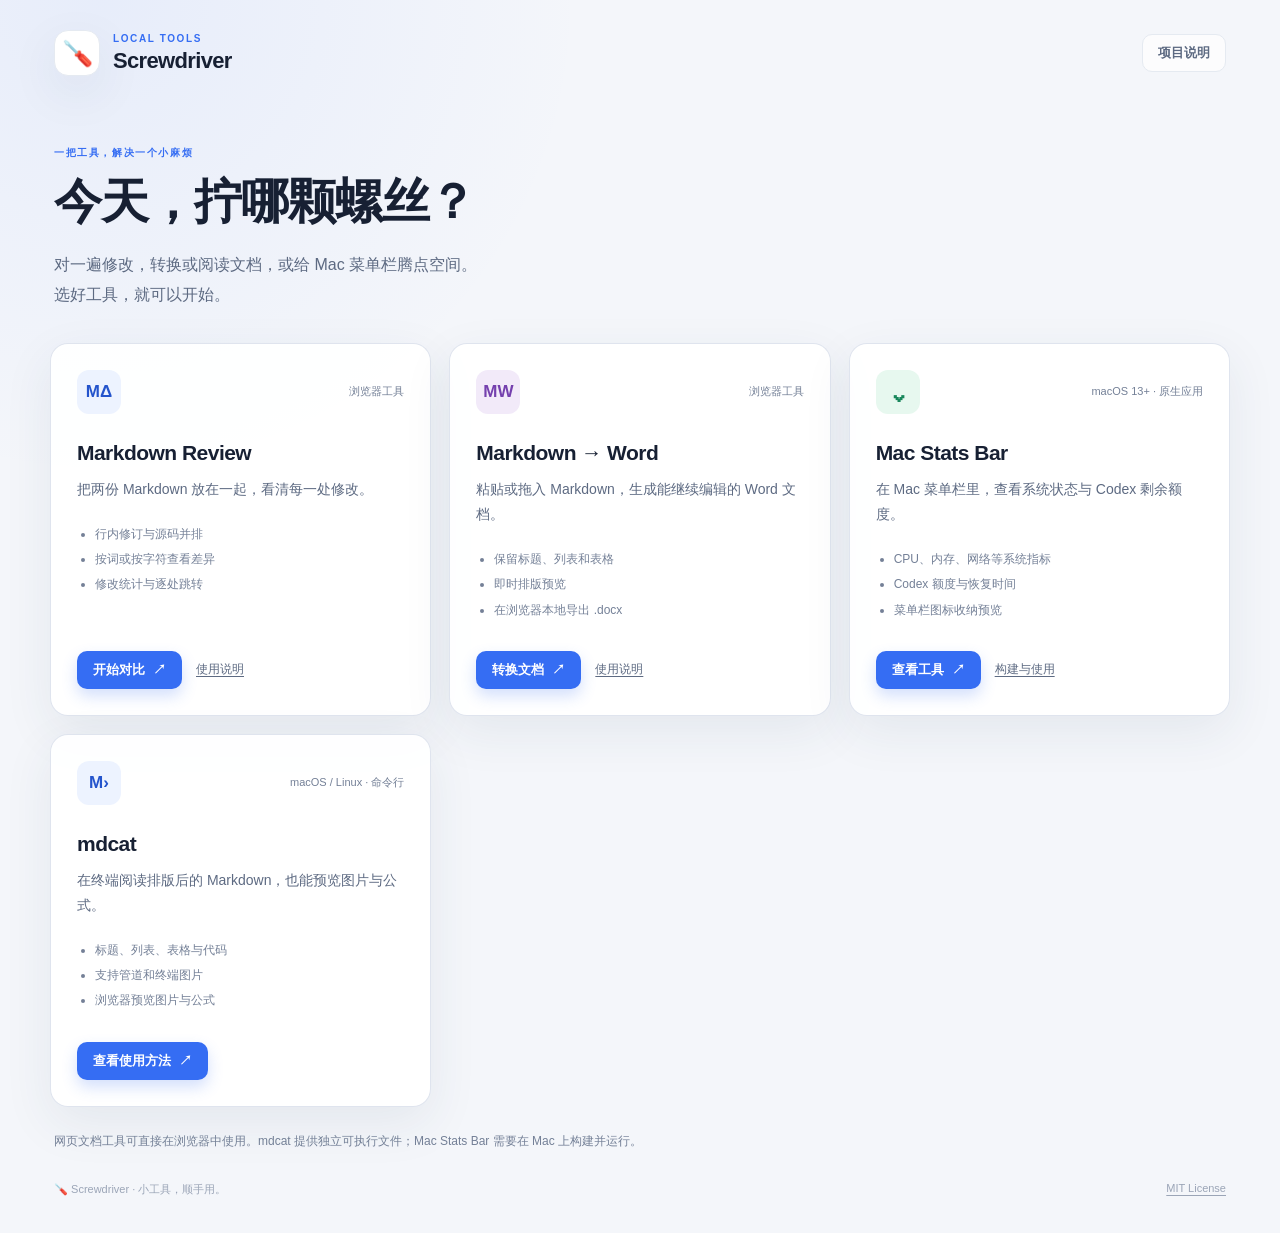
<file: index.html>
<!doctype html>
<html lang="zh-CN">
  <head>
    <meta charset="UTF-8" />
    <meta name="viewport" content="width=device-width, initial-scale=1.0" />
    <meta name="theme-color" content="#f5f7fb" />
    <meta name="description" content="Screwdriver 本地工具箱：Markdown 对比、转换、终端阅读与 Mac 菜单栏工具。" />
    <title>Screwdriver · 本地工具箱</title>
    <link rel="stylesheet" href="assets/base.css" />
    <link rel="stylesheet" href="assets/toolbox.css" />
  </head>
  <body>
    <div class="app-shell toolbox-shell">
      <header class="topbar">
        <div class="brand-block">
          <div class="brand-mark toolbox-mark" aria-hidden="true">🪛</div>
          <div>
            <p class="eyebrow">LOCAL TOOLS</p>
            <h1>Screwdriver</h1>
          </div>
        </div>
        <nav class="topbar-actions" aria-label="工具箱导航">
          <a class="button button-quiet" href="README.md">项目说明</a>
        </nav>
      </header>

      <main>
        <section class="toolbox-intro" aria-labelledby="toolbox-title">
          <p class="eyebrow">一把工具，解决一个小麻烦</p>
          <h2 id="toolbox-title">今天，拧哪颗螺丝？</h2>
          <p>对一遍修改，转换或阅读文档，或给 Mac 菜单栏腾点空间。<br />选好工具，就可以开始。</p>
        </section>

        <section class="tool-grid" aria-label="工具目录">
          <article class="panel tool-card" aria-labelledby="review-title">
            <div class="tool-card-heading">
              <span class="tool-symbol" aria-hidden="true">MΔ</span>
              <span class="tool-platform">浏览器工具</span>
            </div>
            <h3 id="review-title">Markdown Review</h3>
            <p>把两份 Markdown 放在一起，看清每一处修改。</p>
            <ul>
              <li>行内修订与源码并排</li>
              <li>按词或按字符查看差异</li>
              <li>修改统计与逐处跳转</li>
            </ul>
            <div class="tool-card-actions">
              <a class="button button-primary" href="tools/markdown-review/index.html">开始对比 <span aria-hidden="true">↗</span></a>
              <a class="tool-docs" href="tools/markdown-review/README.md" aria-label="Markdown Review 使用说明">使用说明</a>
            </div>
          </article>

          <article class="panel tool-card tool-card-docx" aria-labelledby="docx-title">
            <div class="tool-card-heading">
              <span class="tool-symbol" aria-hidden="true">MW</span>
              <span class="tool-platform">浏览器工具</span>
            </div>
            <h3 id="docx-title">Markdown → Word</h3>
            <p>粘贴或拖入 Markdown，生成能继续编辑的 Word 文档。</p>
            <ul>
              <li>保留标题、列表和表格</li>
              <li>即时排版预览</li>
              <li>在浏览器本地导出 .docx</li>
            </ul>
            <div class="tool-card-actions">
              <a class="button button-primary" href="tools/md-to-docx/index.html">转换文档 <span aria-hidden="true">↗</span></a>
              <a class="tool-docs" href="tools/md-to-docx/README.md" aria-label="Markdown 转 Word 使用说明">使用说明</a>
            </div>
          </article>

          <article class="panel tool-card tool-card-mac" aria-labelledby="mac-title">
            <div class="tool-card-heading">
              <span class="tool-symbol" aria-hidden="true">⌄</span>
              <span class="tool-platform">macOS 13+ · 原生应用</span>
            </div>
            <h3 id="mac-title">Mac Stats Bar</h3>
            <p>在 Mac 菜单栏里，查看系统状态与 Codex 剩余额度。</p>
            <ul>
              <li>CPU、内存、网络等系统指标</li>
              <li>Codex 额度与恢复时间</li>
              <li>菜单栏图标收纳预览</li>
            </ul>
            <div class="tool-card-actions">
              <a class="button button-primary" href="tools/mac-stats-bar/index.html">查看工具 <span aria-hidden="true">↗</span></a>
              <a class="tool-docs" href="tools/mac-stats-bar/README.md" aria-label="Mac Stats Bar 构建与使用">构建与使用</a>
            </div>
          </article>

          <article class="panel tool-card" aria-labelledby="mdcat-title">
            <div class="tool-card-heading">
              <span class="tool-symbol" aria-hidden="true">M›</span>
              <span class="tool-platform">macOS / Linux · 命令行</span>
            </div>
            <h3 id="mdcat-title">mdcat</h3>
            <p>在终端阅读排版后的 Markdown，也能预览图片与公式。</p>
            <ul>
              <li>标题、列表、表格与代码</li>
              <li>支持管道和终端图片</li>
              <li>浏览器预览图片与公式</li>
            </ul>
            <div class="tool-card-actions">
              <a class="button button-primary" href="tools/mdcat/README.md">查看使用方法 <span aria-hidden="true">↗</span></a>
            </div>
          </article>
        </section>

        <p class="toolbox-note">网页文档工具可直接在浏览器中使用。mdcat 提供独立可执行文件；Mac Stats Bar 需要在 Mac 上构建并运行。</p>
      </main>

      <footer class="footer">
        <span>🪛 Screwdriver · 小工具，顺手用。</span>
        <a href="LICENSE">MIT License</a>
      </footer>
    </div>
  </body>
</html>
</file>
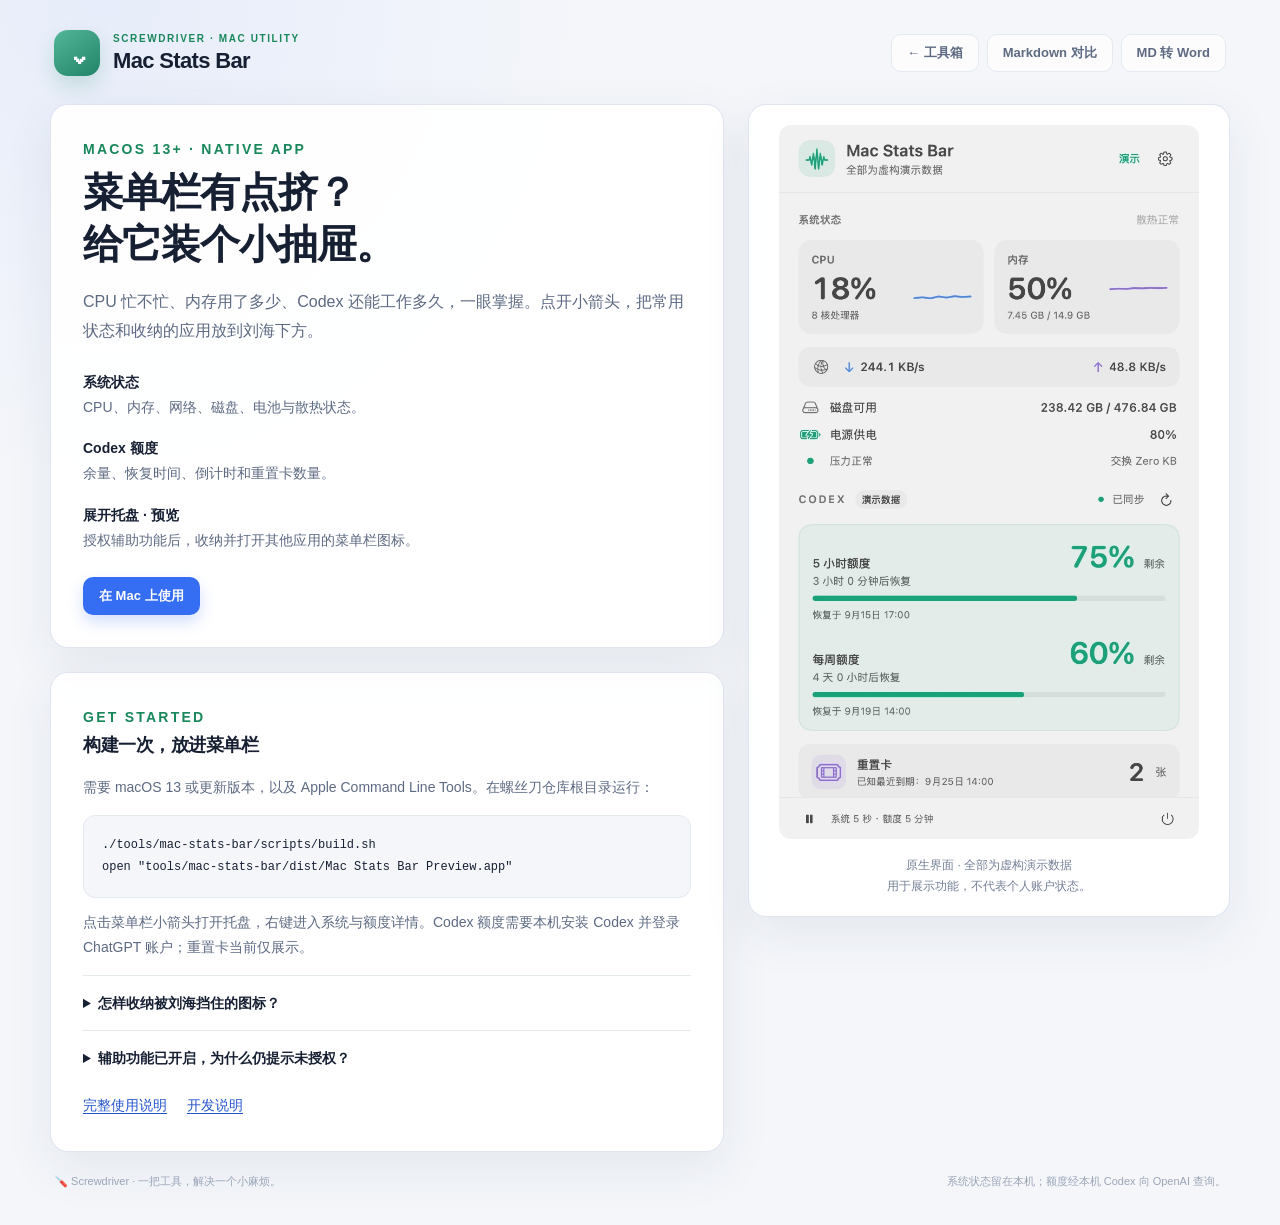
<file: tools/mac-stats-bar/index.html>
<!doctype html>
<html lang="zh-CN">
  <head>
    <meta charset="UTF-8" />
    <meta name="viewport" content="width=device-width, initial-scale=1.0" />
    <meta name="theme-color" content="#f5f7fb" />
    <title>Mac Stats Bar · Screwdriver</title>
    <link rel="stylesheet" href="../../assets/base.css" />
    <link rel="stylesheet" href="styles.css" />
  </head>
  <body>
    <div class="app-shell stats-guide">
      <header class="topbar">
        <div class="brand-block">
          <div class="brand-mark stats-mark" aria-hidden="true">⌄</div>
          <div>
            <p class="eyebrow">SCREWDRIVER · MAC UTILITY</p>
            <h1>Mac Stats Bar</h1>
          </div>
        </div>
        <nav class="topbar-actions" aria-label="工具切换">
          <a class="button button-quiet" href="../../index.html">← 工具箱</a>
          <a class="button button-quiet" href="../markdown-review/index.html">Markdown 对比</a>
          <a class="button button-quiet" href="../md-to-docx/index.html">MD 转 Word</a>
        </nav>
      </header>

      <main class="stats-layout">
        <div class="stats-content">
          <section class="panel stats-card" aria-labelledby="stats-title">
            <p class="eyebrow">MACOS 13+ · NATIVE APP</p>
            <h2 id="stats-title">菜单栏有点挤？<br />给它装个小抽屉。</h2>
            <p class="stats-lead">CPU 忙不忙、内存用了多少、Codex 还能工作多久，一眼掌握。点开小箭头，把常用状态和收纳的应用放到刘海下方。</p>
            <ul class="stats-features">
              <li><strong>系统状态</strong><span>CPU、内存、网络、磁盘、电池与散热状态。</span></li>
              <li><strong>Codex 额度</strong><span>余量、恢复时间、倒计时和重置卡数量。</span></li>
              <li><strong>展开托盘 · 预览</strong><span>授权辅助功能后，收纳并打开其他应用的菜单栏图标。</span></li>
            </ul>
            <a class="button button-primary" href="#get-started">在 Mac 上使用</a>
          </section>

          <section class="panel stats-card" id="get-started" aria-labelledby="start-title">
            <p class="eyebrow">GET STARTED</p>
            <h2 id="start-title">构建一次，放进菜单栏</h2>
            <p>需要 macOS 13 或更新版本，以及 Apple Command Line Tools。在螺丝刀仓库根目录运行：</p>
            <pre><code>./tools/mac-stats-bar/scripts/build.sh
open "tools/mac-stats-bar/dist/Mac Stats Bar Preview.app"</code></pre>
            <p>点击菜单栏小箭头打开托盘，右键进入系统与额度详情。Codex 额度需要本机安装 Codex 并登录 ChatGPT 账户；重置卡当前仅展示。</p>
            <details>
              <summary>怎样收纳被刘海挡住的图标？</summary>
              <ol>
                <li>在托盘中点击「连接菜单栏应用」，按提示授权辅助功能。</li>
                <li>点击「整理菜单栏」，按住 ⌘ 把想隐藏的图标拖到分隔线左侧，保持小箭头在线右侧。</li>
                <li>点击「完成并收起」。之后点小箭头，即可打开收纳项。</li>
              </ol>
              <p>休眠或屏幕布局变化后会保留收纳范围，并尝试恢复收起状态；退出应用会恢复原图标。托盘使用应用图标，菜单由原应用打开；不同应用的支持情况会有差异。</p>
            </details>
            <details>
              <summary>辅助功能已开启，为什么仍提示未授权？</summary>
              <p>默认本机构建使用临时签名，更新或更换应用位置后可能需要重新授权。退出应用，在系统设置的「隐私与安全性 → 辅助功能」中移除旧条目，再添加当前构建并开启权限。</p>
            </details>
            <p class="stats-links"><a href="README.md">完整使用说明</a><a href="docs/development.md">开发说明</a></p>
          </section>
        </div>

        <figure class="panel stats-preview">
          <img src="screenshot.jpg" alt="Mac Stats Bar 原生面板，全部为虚构演示数据：系统状态、Codex 余量、恢复时间和重置卡数量。" width="776" height="1320" />
          <figcaption>原生界面 · 全部为虚构演示数据<br />用于展示功能，不代表个人账户状态。</figcaption>
        </figure>
      </main>

      <footer class="footer stats-footer">
        <span>🪛 Screwdriver · 一把工具，解决一个小麻烦。</span>
        <span>系统状态留在本机；额度经本机 Codex 向 OpenAI 查询。</span>
      </footer>
    </div>
  </body>
</html>
</file>
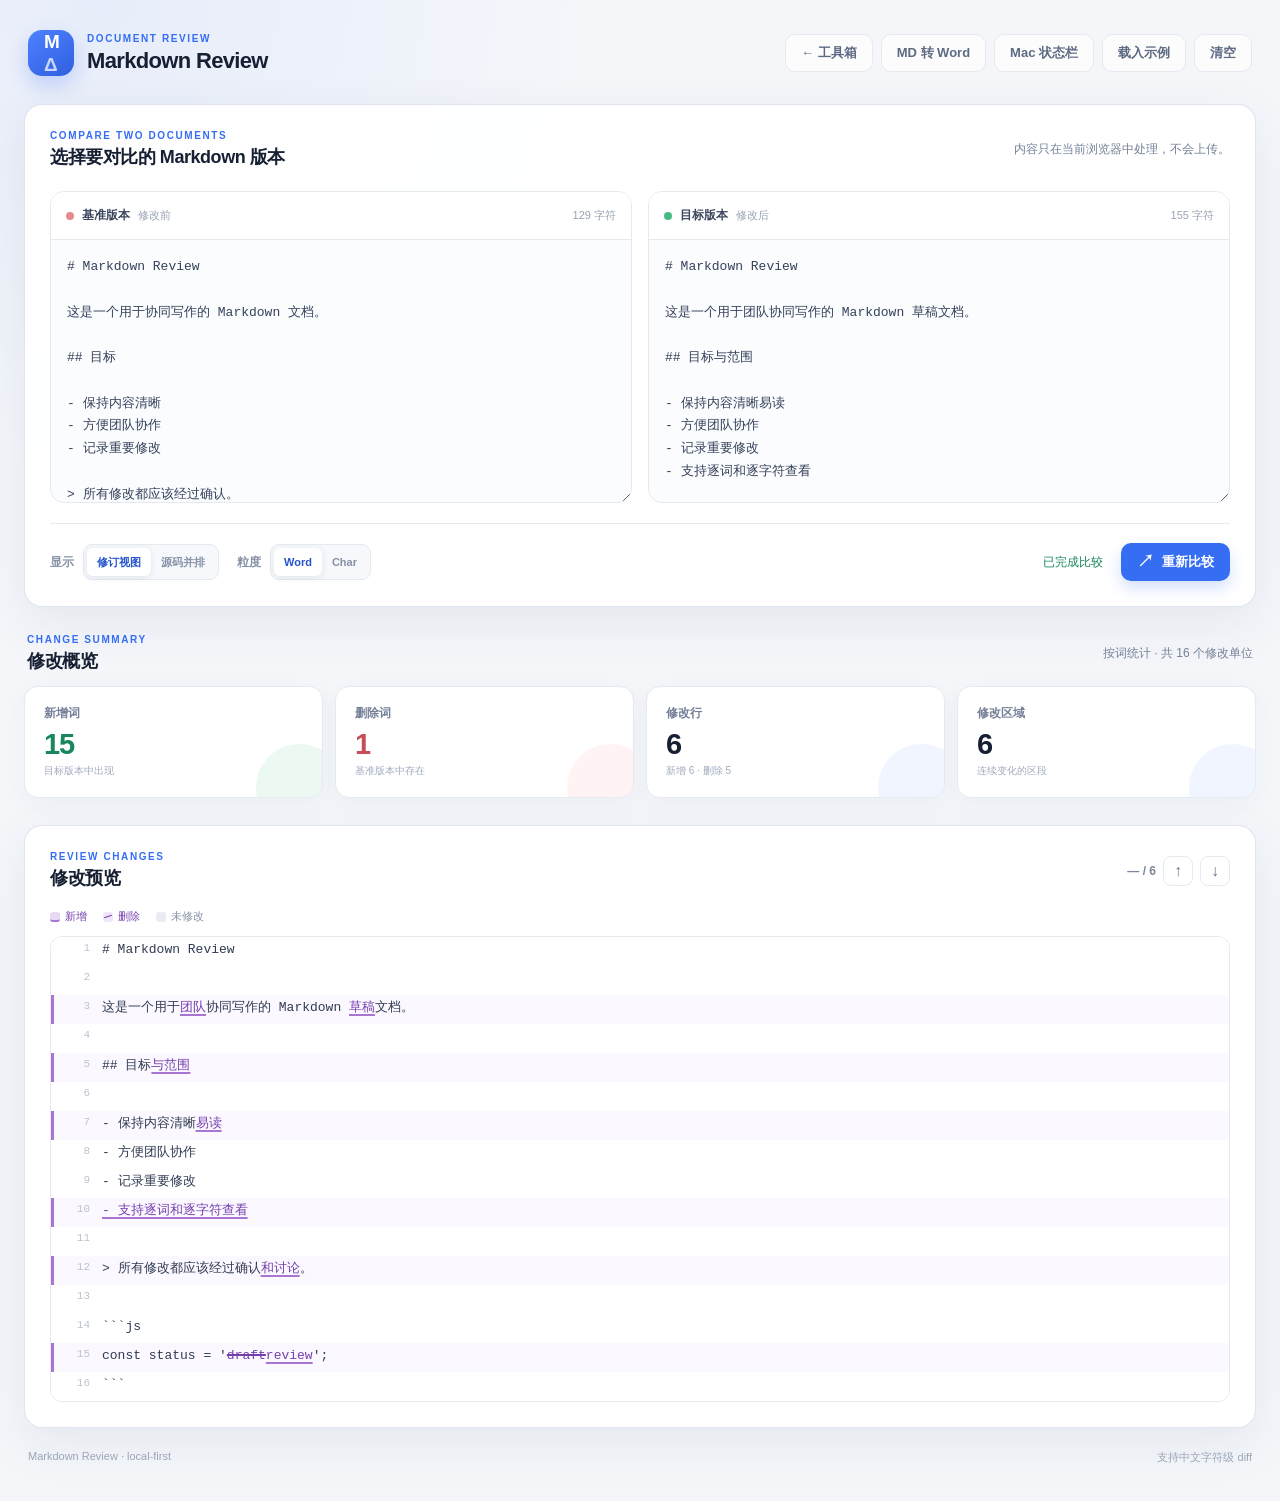
<file: tools/markdown-review/index.html>
<!doctype html>
<html lang="zh-CN">
  <head>
    <meta charset="UTF-8" />
    <meta name="viewport" content="width=device-width, initial-scale=1.0" />
    <meta name="theme-color" content="#f5f7fb" />
    <title>Markdown Review · Screwdriver</title>
    <link rel="stylesheet" href="../../assets/base.css" />
    <link rel="stylesheet" href="styles.css" />
  </head>
  <body>
    <div class="app-shell">
      <header class="topbar">
        <div class="brand-block">
          <div class="brand-mark" aria-hidden="true">M<span>Δ</span></div>
          <div>
            <p class="eyebrow">DOCUMENT REVIEW</p>
            <h1>Markdown Review</h1>
          </div>
        </div>
        <nav class="topbar-actions" aria-label="工具切换">
          <a class="button button-quiet" href="../../index.html">← 工具箱</a>
          <a class="button button-quiet" href="../md-to-docx/index.html">MD 转 Word</a>
          <a class="button button-quiet" href="../mac-stats-bar/index.html">Mac 状态栏</a>
          <button class="button button-quiet" id="load-example" type="button">载入示例</button>
          <button class="button button-quiet" id="clear-all" type="button">清空</button>
        </nav>
      </header>

      <main>
        <section class="input-section panel" aria-labelledby="input-title">
          <div class="section-heading">
            <div>
              <p class="eyebrow">COMPARE TWO DOCUMENTS</p>
              <h2 id="input-title">选择要对比的 Markdown 版本</h2>
            </div>
            <p class="helper-text">内容只在当前浏览器中处理，不会上传。</p>
          </div>

          <div class="input-grid">
            <article class="editor-card editor-card-old">
              <div class="editor-card-heading">
                <div>
                  <span class="version-dot version-dot-old"></span>
                  <span class="card-label">基准版本</span>
                  <span class="card-caption">修改前</span>
                </div>
                <span class="char-count" id="old-count">0 字符</span>
              </div>
              <textarea id="old-input" spellcheck="false" placeholder="粘贴修改前的 Markdown…"></textarea>
            </article>

            <article class="editor-card editor-card-new">
              <div class="editor-card-heading">
                <div>
                  <span class="version-dot version-dot-new"></span>
                  <span class="card-label">目标版本</span>
                  <span class="card-caption">修改后</span>
                </div>
                <span class="char-count" id="new-count">0 字符</span>
              </div>
              <textarea id="new-input" spellcheck="false" placeholder="粘贴修改后的 Markdown…"></textarea>
            </article>
          </div>

          <div class="control-bar">
            <div class="control-group">
              <span class="control-label">显示</span>
              <div class="segmented" role="group" aria-label="显示模式">
                <button class="segment is-active" data-view-mode="inline" type="button">修订视图</button>
                <button class="segment" data-view-mode="side-by-side" type="button">源码并排</button>
              </div>
            </div>
            <div class="control-group">
              <span class="control-label">粒度</span>
              <div class="segmented" role="group" aria-label="差异粒度">
                <button class="segment is-active" data-granularity="word" type="button">Word</button>
                <button class="segment" data-granularity="char" type="button">Char</button>
              </div>
            </div>
            <div class="control-spacer"></div>
            <span class="compare-status" id="compare-status">等待输入</span>
            <button class="button button-primary" id="compare-button" type="button">
              <span class="button-icon" aria-hidden="true">↗</span>
              重新比较
            </button>
          </div>
        </section>

        <section class="summary-section" aria-labelledby="summary-title">
          <div class="summary-heading">
            <div>
              <p class="eyebrow">CHANGE SUMMARY</p>
              <h2 id="summary-title">修改概览</h2>
            </div>
            <span class="summary-note" id="summary-note">尚未开始比较</span>
          </div>
          <div class="summary-grid">
            <article class="stat-card stat-card-added">
              <span class="stat-label" id="added-label">新增词</span>
              <strong class="stat-value" id="added-value">—</strong>
              <span class="stat-subtitle">目标版本中出现</span>
            </article>
            <article class="stat-card stat-card-removed">
              <span class="stat-label" id="removed-label">删除词</span>
              <strong class="stat-value" id="removed-value">—</strong>
              <span class="stat-subtitle">基准版本中存在</span>
            </article>
            <article class="stat-card stat-card-lines">
              <span class="stat-label">修改行</span>
              <strong class="stat-value" id="changed-lines-value">—</strong>
              <span class="stat-subtitle" id="line-summary">新增 0 · 删除 0</span>
            </article>
            <article class="stat-card stat-card-hunks">
              <span class="stat-label">修改区域</span>
              <strong class="stat-value" id="hunks-value">—</strong>
              <span class="stat-subtitle">连续变化的区段</span>
            </article>
          </div>
        </section>

        <section class="diff-section panel" aria-labelledby="diff-title">
          <div class="diff-heading">
            <div>
              <p class="eyebrow">REVIEW CHANGES</p>
              <h2 id="diff-title">修改预览</h2>
            </div>
            <div class="diff-navigation">
              <span id="change-position">0 / 0</span>
              <button class="icon-button" id="previous-change" type="button" aria-label="上一个修改">↑</button>
              <button class="icon-button" id="next-change" type="button" aria-label="下一个修改">↓</button>
            </div>
          </div>
          <div class="legend" aria-label="颜色说明">
            <span class="legend-item legend-item-add"><i class="legend-swatch legend-add"></i>新增</span>
            <span class="legend-item legend-item-remove"><i class="legend-swatch legend-remove"></i>删除</span>
            <span class="legend-item legend-item-context"><i class="legend-swatch legend-context"></i>未修改</span>
          </div>
          <div id="diff-root" class="diff-root">
            <div class="empty-state">
              <div class="empty-icon" aria-hidden="true">Δ</div>
              <h3>输入两份 Markdown 开始比较</h3>
              <p>修改会以 Overleaf 风格的颜色和删除线标出。</p>
            </div>
          </div>
        </section>
      </main>

      <footer class="footer">
        <span>Markdown Review · local-first</span>
        <span>支持中文字符级 diff</span>
      </footer>
    </div>

    <script src="diff-engine.js"></script>
    <script src="app.js"></script>
  </body>
</html>
</file>
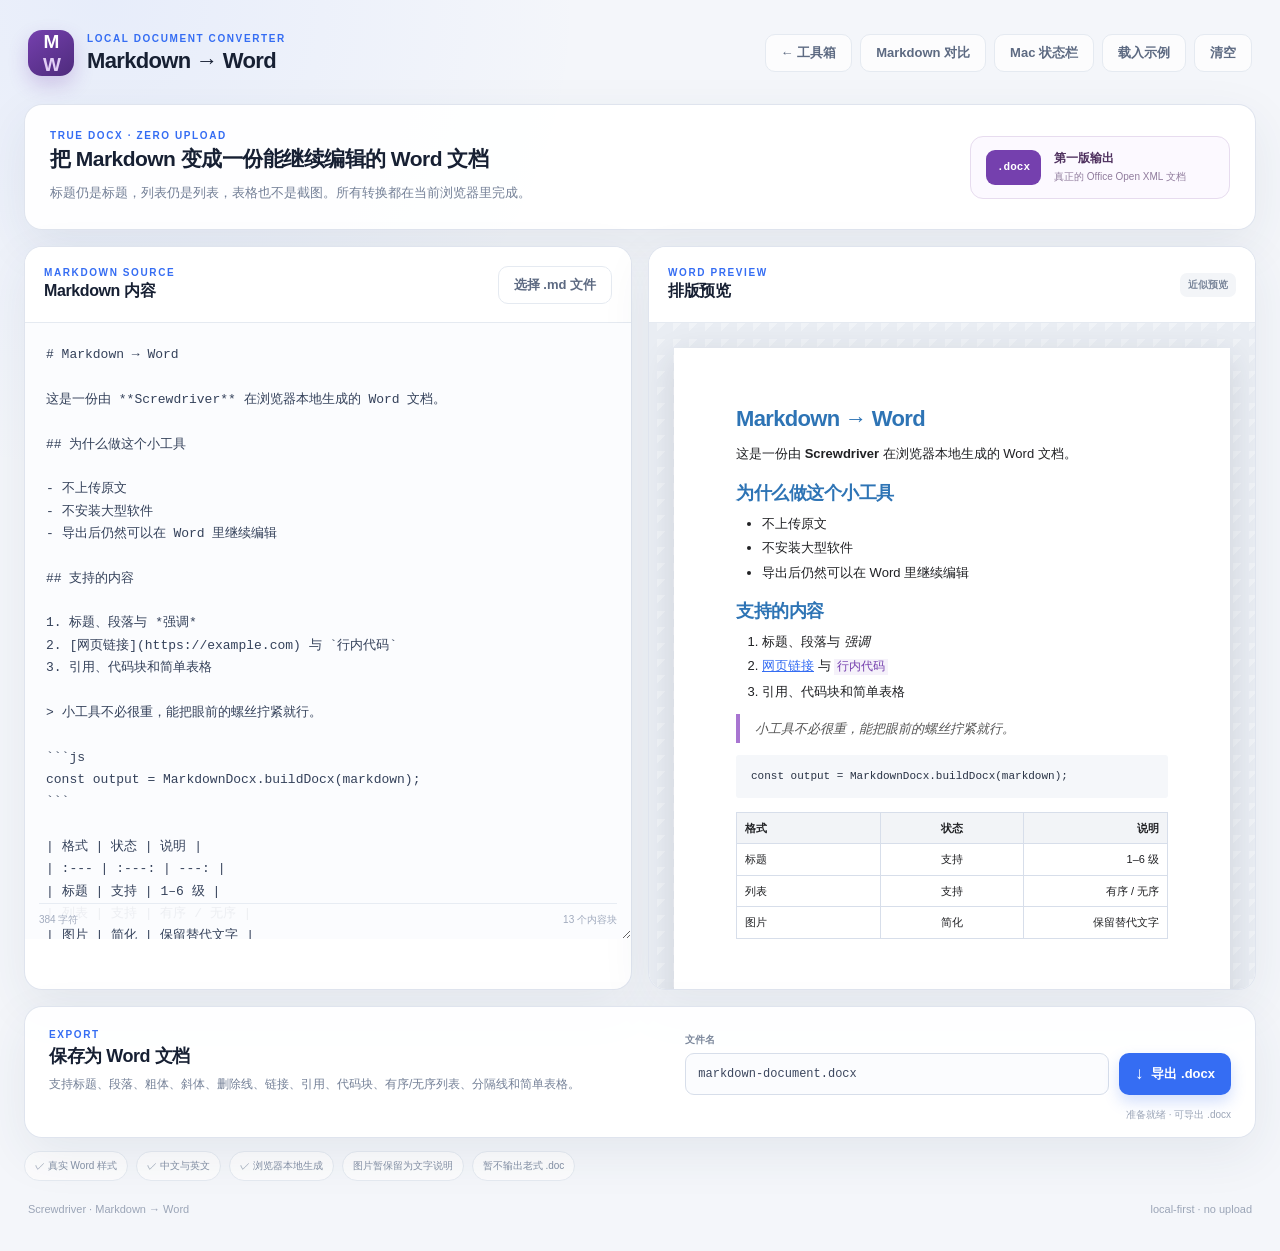
<file: tools/md-to-docx/index.html>
<!doctype html>
<html lang="zh-CN">
  <head>
    <meta charset="UTF-8" />
    <meta name="viewport" content="width=device-width, initial-scale=1.0" />
    <meta name="theme-color" content="#f5f7fb" />
    <title>Markdown → Word · Screwdriver</title>
    <link rel="stylesheet" href="../../assets/base.css" />
    <link rel="stylesheet" href="styles.css" />
  </head>
  <body>
    <div class="app-shell converter-shell">
      <header class="topbar">
        <div class="brand-block">
          <div class="brand-mark brand-mark-docx" aria-hidden="true">M<span>W</span></div>
          <div>
            <p class="eyebrow">LOCAL DOCUMENT CONVERTER</p>
            <h1>Markdown → Word</h1>
          </div>
        </div>
        <nav class="topbar-actions" aria-label="工具切换">
          <a class="button button-quiet" href="../../index.html">← 工具箱</a>
          <a class="button button-quiet" href="../markdown-review/index.html">Markdown 对比</a>
          <a class="button button-quiet" href="../mac-stats-bar/index.html">Mac 状态栏</a>
          <button class="button button-quiet" id="load-converter-example" type="button">载入示例</button>
          <button class="button button-quiet" id="clear-converter" type="button">清空</button>
        </nav>
      </header>

      <main>
        <section class="converter-intro panel" aria-labelledby="converter-title">
          <div>
            <p class="eyebrow">TRUE DOCX · ZERO UPLOAD</p>
            <h2 id="converter-title">把 Markdown 变成一份能继续编辑的 Word 文档</h2>
            <p class="converter-lead">标题仍是标题，列表仍是列表，表格也不是截图。所有转换都在当前浏览器里完成。</p>
          </div>
          <div class="format-note" aria-label="输出格式说明">
            <span class="format-badge">.docx</span>
            <div><strong>第一版输出</strong><span>真正的 Office Open XML 文档</span></div>
          </div>
        </section>

        <section class="converter-workspace">
          <article class="converter-editor panel" aria-labelledby="markdown-input-title">
            <div class="converter-card-heading">
              <div>
                <p class="eyebrow">MARKDOWN SOURCE</p>
                <h2 id="markdown-input-title">Markdown 内容</h2>
              </div>
              <label class="button button-quiet file-button" for="markdown-file">选择 .md 文件</label>
              <input id="markdown-file" class="visually-hidden" type="file" accept=".md,.markdown,text/markdown,text/plain" />
            </div>
            <div class="drop-zone" id="markdown-drop-zone">
              <textarea id="markdown-source" spellcheck="false" placeholder="# 文档标题&#10;&#10;粘贴 Markdown，或把 .md 文件拖到这里…"></textarea>
              <div class="editor-meta">
                <span id="markdown-count">0 字符</span>
                <span id="block-count">0 个内容块</span>
              </div>
            </div>
          </article>

          <article class="converter-preview panel" aria-labelledby="word-preview-title">
            <div class="converter-card-heading">
              <div>
                <p class="eyebrow">WORD PREVIEW</p>
                <h2 id="word-preview-title">排版预览</h2>
              </div>
              <span class="preview-label">近似预览</span>
            </div>
            <div class="word-stage">
              <div class="word-page" id="word-preview"></div>
            </div>
          </article>
        </section>

        <section class="export-panel panel" aria-labelledby="export-title">
          <div class="export-copy">
            <p class="eyebrow">EXPORT</p>
            <h2 id="export-title">保存为 Word 文档</h2>
            <p>支持标题、段落、粗体、斜体、删除线、链接、引用、代码块、有序/无序列表、分隔线和简单表格。</p>
          </div>
          <div class="export-controls">
            <label class="filename-field" for="docx-filename">
              <span>文件名</span>
              <input id="docx-filename" type="text" value="markdown-document.docx" autocomplete="off" />
            </label>
            <button class="button button-primary export-button" id="export-docx" type="button">
              <span class="button-icon" aria-hidden="true">↓</span>
              导出 .docx
            </button>
          </div>
          <div class="export-status" id="export-status" role="status" aria-live="polite">准备就绪 · 内容不会上传</div>
        </section>

        <section class="support-strip" aria-label="格式支持范围">
          <span>✓ 真实 Word 样式</span>
          <span>✓ 中文与英文</span>
          <span>✓ 浏览器本地生成</span>
          <span>图片暂保留为文字说明</span>
          <span>暂不输出老式 .doc</span>
        </section>
      </main>

      <footer class="footer">
        <span>Screwdriver · Markdown → Word</span>
        <span>local-first · no upload</span>
      </footer>
    </div>

    <script src="docx-engine.js"></script>
    <script src="app.js"></script>
  </body>
</html>
</file>
<file: assets/base.css>
:root {
  --bg: #f4f6fa;
  --panel: #ffffff;
  --ink: #172033;
  --muted: #748097;
  --line: #e5eaf1;
  --line-strong: #d7deea;
  --blue: #356df3;
  --blue-dark: #2454cc;
  --blue-soft: #edf3ff;
  --green: #18875b;
  --green-soft: #e7f8ef;
  --red: #c64c58;
  --red-soft: #fff0f1;
  --review: #7540ae;
  --review-soft: #fbf8ff;
  --review-line: #a875d1;
  --shadow: 0 16px 50px rgba(42, 58, 92, 0.08);
  --radius: 18px;
}

* {
  box-sizing: border-box;
}

html {
  scroll-behavior: smooth;
}

body {
  margin: 0;
  min-width: 320px;
  color: var(--ink);
  background:
    radial-gradient(circle at 8% 0%, rgba(78, 128, 255, 0.08), transparent 30rem),
    var(--bg);
  font-family: Inter, ui-sans-serif, -apple-system, BlinkMacSystemFont, "Segoe UI", "PingFang SC", "Hiragino Sans GB", "Microsoft YaHei", sans-serif;
}

button,
textarea {
  font: inherit;
}

button {
  cursor: pointer;
}

.button {
  text-decoration: none;
}

.app-shell {
  width: min(1440px, calc(100% - 48px));
  margin: 0 auto;
  padding: 28px 0 36px;
}

.topbar,
.topbar-actions,
.brand-block {
  display: flex;
  align-items: center;
}

.topbar {
  justify-content: space-between;
  flex-wrap: wrap;
  gap: 18px;
  padding: 2px 4px 28px;
}

.brand-block {
  gap: 13px;
}

.brand-mark {
  display: grid;
  width: 46px;
  height: 46px;
  place-items: center;
  border-radius: 14px;
  color: #fff;
  background: linear-gradient(145deg, #4e81ff, #2f5fdf);
  box-shadow: 0 9px 20px rgba(53, 109, 243, 0.24);
  font-size: 19px;
  font-weight: 800;
  letter-spacing: -0.09em;
}

.brand-mark span {
  margin-left: -2px;
  color: #c8d7ff;
}

.eyebrow {
  margin: 0 0 4px;
  color: var(--blue);
  font-size: 10px;
  font-weight: 800;
  letter-spacing: 0.16em;
}

h1,
h2,
h3,
p {
  margin-top: 0;
}

h1 {
  margin-bottom: 0;
  font-size: 22px;
  letter-spacing: -0.03em;
}

h2 {
  margin-bottom: 0;
  font-size: 18px;
  letter-spacing: -0.025em;
}

h3 {
  margin-bottom: 8px;
  font-size: 17px;
}

.topbar-actions {
  flex-wrap: wrap;
  gap: 8px;
}

.button {
  display: inline-flex;
  align-items: center;
  justify-content: center;
  gap: 8px;
  min-height: 38px;
  padding: 0 15px;
  border: 1px solid transparent;
  border-radius: 10px;
  font-size: 13px;
  font-weight: 700;
  transition: 160ms ease;
}

.button-quiet {
  color: #5d6a82;
  background: rgba(255, 255, 255, 0.72);
  border-color: var(--line);
}

.button-quiet:hover {
  color: var(--blue-dark);
  border-color: #bed0fa;
  background: #fff;
}

.button-primary {
  color: #fff;
  background: var(--blue);
  box-shadow: 0 7px 15px rgba(53, 109, 243, 0.22);
}

.button-primary:hover {
  background: var(--blue-dark);
  transform: translateY(-1px);
}

.button-icon {
  font-size: 17px;
  line-height: 0;
}

.panel {
  border: 1px solid rgba(215, 222, 234, 0.8);
  border-radius: var(--radius);
  background: rgba(255, 255, 255, 0.92);
  box-shadow: var(--shadow);
}

textarea {
  display: block;
  width: 100%;
  min-height: 262px;
  padding: 16px;
  resize: vertical;
  outline: none;
  border: 0;
  color: #34415a;
  background: transparent;
  font-family: "SFMono-Regular", Consolas, "Liberation Mono", Menlo, monospace;
  font-size: 13px;
  line-height: 1.75;
  tab-size: 2;
}

textarea:focus {
  box-shadow: inset 0 0 0 2px rgba(53, 109, 243, 0.18);
}

.footer {
  display: flex;
  justify-content: space-between;
  padding: 22px 4px 0;
  color: #9ba5b7;
  font-size: 11px;
}

@media (max-width: 900px) {
  .app-shell {
    width: min(100% - 28px, 760px);
    padding-top: 18px;
  }
}

@media (max-width: 620px) {
  .app-shell {
    width: min(100% - 20px, 520px);
  }

  .topbar {
    align-items: flex-start;
    flex-direction: column;
    gap: 18px;
  }

  .topbar-actions {
    width: 100%;
  }

  .topbar-actions .button {
    flex: 1;
  }

  .footer {
    gap: 8px;
    flex-direction: column;
  }
}
</file>
<file: assets/toolbox.css>
.toolbox-shell {
  max-width: 1180px;
}

.toolbox-mark {
  background: #fff;
  border: 1px solid var(--line);
  box-shadow: var(--shadow);
  font-size: 25px;
  letter-spacing: 0;
}

.toolbox-intro {
  padding: 42px 4px 32px;
}

.toolbox-intro h2 {
  margin: 12px 0 18px;
  font-size: clamp(30px, 4vw, 48px);
  line-height: 1.25;
}

.toolbox-intro > p:last-child {
  margin-bottom: 0;
  color: #5d6a82;
  font-size: 16px;
  line-height: 1.9;
}

.tool-grid {
  display: grid;
  grid-template-columns: repeat(3, minmax(0, 1fr));
  gap: 18px;
}

.tool-card {
  display: flex;
  min-width: 0;
  flex-direction: column;
  padding: 26px;
}

.tool-card-heading {
  display: flex;
  align-items: center;
  justify-content: space-between;
  gap: 12px;
  margin-bottom: 27px;
}

.tool-symbol {
  display: grid;
  width: 44px;
  height: 44px;
  flex: 0 0 auto;
  place-items: center;
  border-radius: 12px;
  color: var(--blue-dark);
  background: var(--blue-soft);
  font-size: 17px;
  font-weight: 800;
}

.tool-card-docx .tool-symbol {
  color: var(--review);
  background: #f2eaf9;
}

.tool-card-mac .tool-symbol {
  color: var(--green);
  background: var(--green-soft);
  font-size: 30px;
}

.tool-platform {
  color: var(--muted);
  font-size: 11px;
  text-align: right;
}

.tool-card h3 {
  margin-bottom: 12px;
  font-size: 21px;
  letter-spacing: -0.025em;
}

.tool-card > p {
  margin-bottom: 0;
  color: #5d6a82;
  font-size: 14px;
  line-height: 1.8;
}

.tool-card ul {
  margin: 20px 0 28px;
  padding-left: 18px;
  color: #748097;
  font-size: 12px;
  line-height: 2.1;
}

.tool-card-actions {
  display: flex;
  flex-wrap: wrap;
  align-items: center;
  gap: 14px;
  margin-top: auto;
}

.tool-docs {
  color: #5d6a82;
  font-size: 12px;
  text-underline-offset: 3px;
}

.tool-docs:hover {
  color: var(--blue-dark);
}

.toolbox-note {
  margin: 24px 4px 8px;
  color: var(--muted);
  font-size: 12px;
  line-height: 1.8;
}

.toolbox-shell .footer a {
  color: inherit;
  text-underline-offset: 3px;
}

@media (max-width: 1050px) {
  .tool-grid {
    grid-template-columns: repeat(2, minmax(0, 1fr));
  }
}

@media (max-width: 620px) {
  .toolbox-intro {
    padding-top: 20px;
  }

  .toolbox-intro > p:last-child {
    font-size: 14px;
  }

  .tool-grid {
    grid-template-columns: 1fr;
  }

  .tool-card {
    padding: 22px;
  }
}
</file>
<file: tools/mac-stats-bar/styles.css>
.stats-guide {
  max-width: 1180px;
}

.stats-guide .eyebrow {
  color: var(--green);
}

.stats-mark {
  background: linear-gradient(145deg, #53b699, #218467);
  box-shadow: 0 9px 20px rgba(24, 135, 91, 0.18);
  font-size: 32px;
}

.stats-layout {
  display: grid;
  grid-template-columns: minmax(0, 1.4fr) minmax(0, 1fr);
  align-items: start;
  gap: 24px;
}

.stats-content {
  display: grid;
  min-width: 0;
  gap: 24px;
}

.stats-card {
  padding: 32px;
}

.stats-card h2 {
  margin-bottom: 18px;
  line-height: 1.3;
}

#stats-title {
  font-size: clamp(27px, 3.4vw, 40px);
}

.stats-card p,
.stats-card li {
  color: #5d6a82;
  font-size: 14px;
  line-height: 1.8;
}

.stats-card .stats-lead {
  font-size: 16px;
}

.stats-features {
  display: grid;
  gap: 16px;
  margin: 24px 0;
  padding: 0;
  list-style: none;
}

.stats-features strong,
.stats-features span {
  display: block;
}

.stats-features strong {
  color: var(--ink);
}

.stats-card pre {
  overflow-x: auto;
  padding: 18px;
  border: 1px solid var(--line);
  border-radius: 12px;
  background: var(--bg);
  font-size: 12px;
  line-height: 1.9;
}

.stats-card details {
  padding: 16px 0;
  border-top: 1px solid var(--line);
}

.stats-card summary {
  color: var(--ink);
  font-size: 14px;
  font-weight: 600;
  line-height: 1.6;
  cursor: pointer;
}

.stats-card details p,
.stats-card details ol {
  margin: 12px 0 0;
}

.stats-links {
  display: flex;
  flex-wrap: wrap;
  gap: 8px 20px;
  margin: 8px 0 0;
}

.stats-links a {
  color: var(--blue-dark);
  text-underline-offset: 3px;
}

.stats-preview {
  margin: 0;
  padding: 20px;
  text-align: center;
}

.stats-preview img {
  display: block;
  width: 100%;
  max-width: 420px;
  height: auto;
  margin: 0 auto;
  border-radius: 12px;
}

.stats-preview figcaption {
  margin-top: 16px;
  color: var(--muted);
  font-size: 12px;
  line-height: 1.7;
}

.stats-footer {
  flex-wrap: wrap;
  gap: 10px;
}

@media (max-width: 760px) {
  .stats-layout {
    grid-template-columns: minmax(0, 1fr);
  }

  .stats-card {
    padding: 24px;
  }

  .stats-preview {
    max-width: 460px;
    justify-self: center;
  }
}
</file>
<file: tools/markdown-review/styles.css>
.section-heading,
.summary-heading,
.diff-heading,
.control-bar,
.editor-card-heading,
.diff-navigation,
.legend,
.control-group {
  display: flex;
  align-items: center;
}

.input-section {
  padding: 25px;
}

.section-heading,
.summary-heading,
.diff-heading {
  justify-content: space-between;
  gap: 20px;
}

.helper-text,
.summary-note {
  margin: 0;
  color: var(--muted);
  font-size: 12px;
}

.input-grid {
  display: grid;
  grid-template-columns: repeat(2, minmax(0, 1fr));
  gap: 16px;
  margin-top: 22px;
}

.editor-card {
  overflow: hidden;
  border: 1px solid var(--line);
  border-radius: 14px;
  background: #fbfcfe;
}

.editor-card-heading {
  justify-content: space-between;
  min-height: 48px;
  padding: 0 15px;
  border-bottom: 1px solid var(--line);
  background: #fff;
  font-size: 12px;
}

.editor-card-heading > div {
  display: flex;
  align-items: center;
  gap: 8px;
}

.version-dot {
  width: 8px;
  height: 8px;
  border-radius: 50%;
}

.version-dot-old {
  background: #e7878f;
}

.version-dot-new {
  background: #48b989;
}

.card-label {
  color: #3b465d;
  font-weight: 800;
}

.card-caption,
.char-count {
  color: #98a2b5;
  font-size: 11px;
}

.control-bar {
  flex-wrap: wrap;
  gap: 18px;
  margin-top: 20px;
  padding-top: 19px;
  border-top: 1px solid var(--line);
}

.control-group {
  gap: 9px;
}

.control-label {
  color: #8792a7;
  font-size: 12px;
  font-weight: 700;
}

.segmented {
  display: inline-flex;
  padding: 3px;
  border: 1px solid var(--line);
  border-radius: 9px;
  background: #f6f8fb;
}

.segment {
  min-height: 28px;
  padding: 0 10px;
  border: 0;
  border-radius: 6px;
  color: #8490a5;
  background: transparent;
  font-size: 11px;
  font-weight: 800;
}

.segment.is-active {
  color: var(--blue-dark);
  background: #fff;
  box-shadow: 0 2px 7px rgba(44, 62, 100, 0.1);
}

.control-spacer {
  flex: 1;
}

.compare-status {
  color: #a0aabd;
  font-size: 12px;
}

.compare-status.is-complete {
  color: var(--green);
}

.summary-section {
  margin: 27px 0;
}

.summary-heading {
  padding: 0 3px 13px;
}

.summary-grid {
  display: grid;
  grid-template-columns: repeat(4, minmax(0, 1fr));
  gap: 12px;
}

.stat-card {
  position: relative;
  overflow: hidden;
  min-height: 112px;
  padding: 18px 19px 16px;
  border: 1px solid var(--line);
  border-radius: 14px;
  background: var(--panel);
  box-shadow: 0 7px 25px rgba(42, 58, 92, 0.045);
}

.stat-card::after {
  position: absolute;
  right: -21px;
  bottom: -34px;
  width: 87px;
  height: 87px;
  border-radius: 50%;
  content: "";
  opacity: 0.8;
}

.stat-card-added::after {
  background: var(--green-soft);
}

.stat-card-removed::after {
  background: var(--red-soft);
}

.stat-card-lines::after,
.stat-card-hunks::after {
  background: var(--blue-soft);
}

.stat-label,
.stat-subtitle {
  position: relative;
  z-index: 1;
  display: block;
}

.stat-label {
  color: #758198;
  font-size: 12px;
  font-weight: 800;
}

.stat-value {
  position: relative;
  z-index: 1;
  display: block;
  margin: 6px 0 3px;
  color: var(--ink);
  font-size: 29px;
  letter-spacing: -0.04em;
}

.stat-card-added .stat-value {
  color: var(--green);
}

.stat-card-removed .stat-value {
  color: var(--red);
}

.stat-subtitle {
  color: #a0aabd;
  font-size: 10px;
}

.diff-section {
  min-height: 420px;
  padding: 25px;
}

.diff-navigation {
  gap: 7px;
  color: #7c879b;
  font-size: 12px;
  font-weight: 700;
}

.icon-button {
  display: inline-grid;
  width: 30px;
  height: 30px;
  place-items: center;
  border: 1px solid var(--line);
  border-radius: 8px;
  color: #69768e;
  background: #fff;
  font-size: 16px;
}

.icon-button:hover {
  color: var(--blue);
  border-color: #bfd0fb;
  background: var(--blue-soft);
}

.legend {
  gap: 16px;
  margin: 19px 0 12px;
  color: #8a95a8;
  font-size: 11px;
}

.legend span {
  display: inline-flex;
  align-items: center;
  gap: 5px;
}

.legend-item-add,
.legend-item-remove {
  color: var(--review);
}

.legend-item-context {
  color: #8792a7;
}

.legend-swatch {
  width: 10px;
  height: 10px;
  border-radius: 3px;
}

.legend-add {
  background: #e8d9f5;
  border-bottom: 2px solid var(--review-line);
}

.legend-remove {
  position: relative;
  background: #f0e6f8;
}

.legend-remove::after {
  position: absolute;
  top: 4px;
  right: 1px;
  left: 1px;
  height: 1px;
  background: var(--review);
  content: "";
  transform: rotate(-18deg);
}

.legend-context {
  background: #e9edf3;
}

.diff-root {
  overflow: auto;
  max-height: 730px;
  border: 1px solid var(--line);
  border-radius: 12px;
  background: #fafbfd;
}

.diff-lines {
  min-width: 700px;
  color: #34415a;
  font-family: "SFMono-Regular", Consolas, "Liberation Mono", Menlo, monospace;
  font-size: 12px;
  line-height: 1.75;
}

.review-flow {
  min-width: 700px;
  color: #303b52;
  background: #fff;
  font-family: "SFMono-Regular", Consolas, "Liberation Mono", Menlo, monospace;
  font-size: 13px;
  line-height: 1.75;
}

.review-line {
  display: grid;
  grid-template-columns: 48px minmax(0, 1fr);
  min-height: 29px;
  padding: 2px 18px 2px 0;
  border-left: 3px solid transparent;
}

.review-line code {
  min-width: 0;
  overflow-wrap: anywhere;
  white-space: pre-wrap;
}

.review-line-number {
  padding-right: 12px;
  color: #bcc3cf;
  font-size: 11px;
  text-align: right;
  user-select: none;
}

.review-line-changed {
  border-left-color: var(--review-line);
  background: var(--review-soft);
}

.review-deletion,
.review-insertion {
  color: var(--review);
}

.review-deletion {
  text-decoration-line: line-through;
  text-decoration-color: var(--review);
  text-decoration-thickness: 1.5px;
}

.review-insertion {
  text-decoration-line: underline;
  text-decoration-color: var(--review-line);
  text-decoration-thickness: 2px;
  text-underline-offset: 3px;
}

.diff-row,
.side-cell {
  display: grid;
  grid-template-columns: 48px 30px minmax(0, 1fr);
  min-height: 28px;
  padding-right: 16px;
}

.diff-row code,
.side-cell code {
  min-width: 0;
  overflow-wrap: anywhere;
  white-space: pre-wrap;
}

.line-number {
  padding-right: 10px;
  color: #adb6c5;
  text-align: right;
  user-select: none;
}

.line-marker {
  color: #b2bbc9;
  text-align: center;
  user-select: none;
}

.diff-row-equal,
.side-cell-equal {
  background: #fff;
}

.diff-row-delete,
.side-cell-delete {
  color: #9d414c;
  background: #fff4f4;
}

.diff-row-insert,
.side-cell-insert {
  color: #176f4e;
  background: #effaf4;
}

.diff-row-delete .line-marker,
.side-cell-delete .line-marker {
  color: var(--red);
}

.diff-row-insert .line-marker,
.side-cell-insert .line-marker {
  color: var(--green);
}

.diff-row-empty,
.side-cell-empty {
  background: #f7f8fa;
}

del,
ins {
  padding: 1px 2px;
  border-radius: 3px;
  text-decoration-thickness: 1px;
}

del {
  color: #a73846;
  background: #ffdfe2;
}

ins {
  color: #126c49;
  background: #c9f1da;
  text-decoration: none;
}

.change-row.is-focused,
.side-row.is-focused {
  outline: 2px solid rgba(53, 109, 243, 0.52);
  outline-offset: -2px;
}

.side-row {
  display: grid;
  grid-template-columns: minmax(0, 1fr) minmax(0, 1fr);
  border-bottom: 1px solid #eef1f5;
}

.side-row:last-child {
  border-bottom: 0;
}

.side-cell {
  border-right: 1px solid #eef1f5;
}

.side-cell:last-child {
  border-right: 0;
}

.empty-state {
  display: grid;
  min-height: 365px;
  place-content: center;
  padding: 32px;
  color: #8792a7;
  text-align: center;
}

.empty-icon {
  display: grid;
  width: 46px;
  height: 46px;
  margin: 0 auto 15px;
  place-items: center;
  border-radius: 14px;
  color: var(--blue);
  background: var(--blue-soft);
  font-size: 25px;
  font-weight: 800;
}

.empty-state h3 {
  color: #536078;
}

.empty-state p {
  margin-bottom: 0;
  color: #a0aabd;
  font-size: 12px;
}

.empty-state-success .empty-icon {
  color: var(--green);
  background: var(--green-soft);
}

@media (max-width: 900px) {
  .input-grid,
  .summary-grid {
    grid-template-columns: repeat(2, minmax(0, 1fr));
  }

  .control-spacer {
    display: none;
  }
}

@media (max-width: 620px) {
  .section-heading,
  .summary-heading,
  .diff-heading {
    align-items: flex-start;
    flex-direction: column;
  }

  .input-section,
  .diff-section {
    padding: 17px;
  }

  .input-grid,
  .summary-grid {
    grid-template-columns: 1fr;
  }

  .control-bar {
    align-items: flex-start;
    flex-direction: column;
  }

  .control-spacer {
    display: none;
  }

  .compare-status {
    order: 4;
  }

  .control-bar .button-primary {
    width: 100%;
  }
}
</file>
<file: tools/md-to-docx/styles.css>
.visually-hidden {
  position: absolute;
  width: 1px;
  height: 1px;
  padding: 0;
  overflow: hidden;
  clip: rect(0, 0, 0, 0);
  white-space: nowrap;
  border: 0;
}

.brand-mark-docx {
  background: linear-gradient(145deg, #7540ae, #4e2b7c);
  box-shadow: 0 9px 20px rgba(117, 64, 174, 0.24);
  letter-spacing: -0.04em;
}

.brand-mark-docx span {
  margin-left: 1px;
  color: #e2cef5;
}

.converter-intro {
  display: flex;
  align-items: center;
  justify-content: space-between;
  gap: 32px;
  padding: 25px;
}

.converter-intro h2 {
  max-width: 720px;
  font-size: 21px;
}

.converter-lead {
  max-width: 760px;
  margin: 9px 0 0;
  color: var(--muted);
  font-size: 13px;
  line-height: 1.7;
}

.format-note {
  display: flex;
  min-width: 260px;
  align-items: center;
  gap: 13px;
  padding: 13px 15px;
  border: 1px solid #e7dcef;
  border-radius: 13px;
  background: #fcf9ff;
}

.format-note div {
  display: grid;
  gap: 3px;
}

.format-note strong {
  color: #4f315f;
  font-size: 12px;
}

.format-note span:not(.format-badge) {
  color: #907c9d;
  font-size: 10px;
}

.format-badge {
  display: grid;
  min-width: 55px;
  min-height: 35px;
  place-items: center;
  border-radius: 9px;
  color: #fff;
  background: var(--review);
  font-family: "SFMono-Regular", Consolas, monospace;
  font-size: 11px;
  font-weight: 800;
}

.converter-workspace {
  display: grid;
  grid-template-columns: minmax(0, 1fr) minmax(0, 1fr);
  gap: 16px;
  margin: 16px 0;
}

.converter-editor,
.converter-preview {
  min-width: 0;
  overflow: hidden;
}

.converter-card-heading {
  display: flex;
  min-height: 76px;
  align-items: center;
  justify-content: space-between;
  gap: 18px;
  padding: 17px 19px;
  border-bottom: 1px solid var(--line);
  background: #fff;
}

.converter-card-heading .eyebrow {
  margin-bottom: 3px;
}

.converter-card-heading h2 {
  font-size: 16px;
}

.file-button {
  flex: 0 0 auto;
  cursor: pointer;
}

.drop-zone {
  position: relative;
  background: #fbfcfe;
  transition: box-shadow 160ms ease, background 160ms ease;
}

.drop-zone.is-dragging {
  background: #f4f0fa;
  box-shadow: inset 0 0 0 2px rgba(117, 64, 174, 0.32);
}

.drop-zone textarea {
  min-height: 616px;
  padding: 21px 21px 50px;
  line-height: 1.72;
}

.editor-meta {
  position: absolute;
  right: 14px;
  bottom: 12px;
  left: 14px;
  display: flex;
  justify-content: space-between;
  padding-top: 9px;
  border-top: 1px solid rgba(229, 234, 241, 0.86);
  color: #a0aabd;
  background: rgba(251, 252, 254, 0.93);
  font-size: 10px;
  pointer-events: none;
}

.preview-label {
  padding: 5px 8px;
  border-radius: 7px;
  color: #7b879b;
  background: #f3f5f8;
  font-size: 10px;
  font-weight: 700;
}

.word-stage {
  min-height: 666px;
  max-height: 666px;
  padding: 25px;
  overflow: auto;
  background:
    linear-gradient(135deg, rgba(255, 255, 255, 0.32) 25%, transparent 25%) -8px 0/16px 16px,
    #e9edf3;
}

.word-page {
  width: min(100%, 680px);
  min-height: 790px;
  margin: 0 auto;
  padding: 58px 62px 70px;
  color: #202124;
  background: #fff;
  box-shadow: 0 10px 32px rgba(35, 46, 67, 0.14);
  font-family: "Arial Unicode MS", Calibri, "Segoe UI", sans-serif;
  font-size: 13px;
  line-height: 1.5;
}

.word-page h1,
.word-page h2,
.word-page h3,
.word-page h4,
.word-page h5,
.word-page h6 {
  color: #2e74b5;
  font-family: "Arial Unicode MS", Calibri, "Segoe UI", sans-serif;
  line-height: 1.2;
}

.word-page h1 {
  margin: 21px 0 12px;
  font-size: 22px;
}

.word-page h1:first-child {
  margin-top: 0;
}

.word-page h2 {
  margin: 19px 0 9px;
  font-size: 18px;
}

.word-page h3 {
  margin: 15px 0 7px;
  color: #1f4d78;
  font-size: 16px;
}

.word-page h4,
.word-page h5,
.word-page h6 {
  margin: 13px 0 6px;
  color: #25334c;
  font-size: 14px;
}

.word-page p {
  margin: 0 0 9px;
}

.word-page ul,
.word-page ol {
  margin: 0 0 11px;
  padding-left: 26px;
}

.word-page li {
  margin: 0 0 5px;
}

.word-page blockquote {
  margin: 12px 0;
  padding: 5px 0 5px 15px;
  border-left: 4px solid #a875d1;
  color: #555;
  font-style: italic;
}

.word-page pre {
  margin: 12px 0;
  padding: 13px 15px;
  overflow: auto;
  border-radius: 3px;
  color: #283244;
  background: #f5f7fa;
  font-family: Consolas, Menlo, monospace;
  font-size: 11px;
  line-height: 1.5;
  white-space: pre-wrap;
}

.word-page :not(pre) > code {
  padding: 1px 3px;
  color: #7540ae;
  background: #f5f1fa;
  font-family: Consolas, Menlo, monospace;
  font-size: 0.92em;
}

.word-page a {
  color: var(--blue);
}

.word-page hr {
  margin: 17px 0;
  border: 0;
  border-top: 1px solid #d7deea;
}

.preview-table-wrap {
  margin: 14px 0;
  overflow-x: auto;
}

.word-page table {
  width: 100%;
  border-collapse: collapse;
  table-layout: fixed;
  font-size: 11px;
}

.word-page th,
.word-page td {
  padding: 7px 8px;
  border: 1px solid #d7deea;
  vertical-align: middle;
  overflow-wrap: anywhere;
}

.word-page th {
  background: #f2f4f7;
}

.preview-empty {
  display: grid;
  min-height: 660px;
  place-items: center;
  color: #a0aabd;
  text-align: center;
}

.export-panel {
  position: relative;
  display: grid;
  grid-template-columns: minmax(280px, 1fr) minmax(420px, 0.9fr);
  gap: 30px;
  align-items: end;
  padding: 22px 24px 42px;
}

.export-copy h2 {
  margin-bottom: 7px;
}

.export-copy p:last-child {
  max-width: 700px;
  margin-bottom: 0;
  color: var(--muted);
  font-size: 12px;
  line-height: 1.65;
}

.export-controls {
  display: flex;
  align-items: end;
  gap: 10px;
}

.filename-field {
  display: grid;
  flex: 1;
  gap: 6px;
  color: #7b879b;
  font-size: 10px;
  font-weight: 700;
}

.filename-field input {
  width: 100%;
  min-height: 42px;
  padding: 0 12px;
  outline: 0;
  border: 1px solid var(--line-strong);
  border-radius: 9px;
  color: #3b465d;
  background: #fbfcfe;
  font: 12px "SFMono-Regular", Consolas, monospace;
}

.filename-field input:focus {
  border-color: #aebff0;
  box-shadow: 0 0 0 3px rgba(53, 109, 243, 0.1);
}

.export-button {
  min-height: 42px;
  white-space: nowrap;
}

.export-status {
  position: absolute;
  right: 24px;
  bottom: 15px;
  left: 24px;
  color: #9ba5b7;
  font-size: 10px;
  text-align: right;
}

.export-status.is-success {
  color: var(--green);
}

.export-status.is-error {
  color: var(--red);
}

.support-strip {
  display: flex;
  flex-wrap: wrap;
  gap: 8px;
  margin-top: 13px;
}

.support-strip span {
  padding: 7px 10px;
  border: 1px solid var(--line);
  border-radius: 999px;
  color: #8490a5;
  background: rgba(255, 255, 255, 0.74);
  font-size: 10px;
}

@media (max-width: 900px) {
  .converter-intro,
  .export-panel {
    align-items: stretch;
    grid-template-columns: 1fr;
  }

  .converter-intro {
    flex-direction: column;
  }

  .format-note {
    min-width: 0;
  }

  .converter-workspace {
    grid-template-columns: 1fr;
  }

  .drop-zone textarea {
    min-height: 430px;
  }

  .word-stage {
    min-height: 570px;
    max-height: 650px;
  }

  .word-page {
    min-height: 720px;
  }
}

@media (max-width: 620px) {
  .converter-intro,
  .converter-card-heading,
  .export-panel {
    padding-right: 17px;
    padding-left: 17px;
  }

  .converter-card-heading {
    align-items: flex-start;
    flex-direction: column;
  }

  .file-button {
    width: 100%;
  }

  .word-stage {
    padding: 11px;
  }

  .word-page {
    min-height: 650px;
    padding: 34px 28px 44px;
  }

  .export-controls {
    align-items: stretch;
    flex-direction: column;
  }

  .export-button {
    width: 100%;
  }

  .support-strip {
    gap: 6px;
  }
}
</file>
